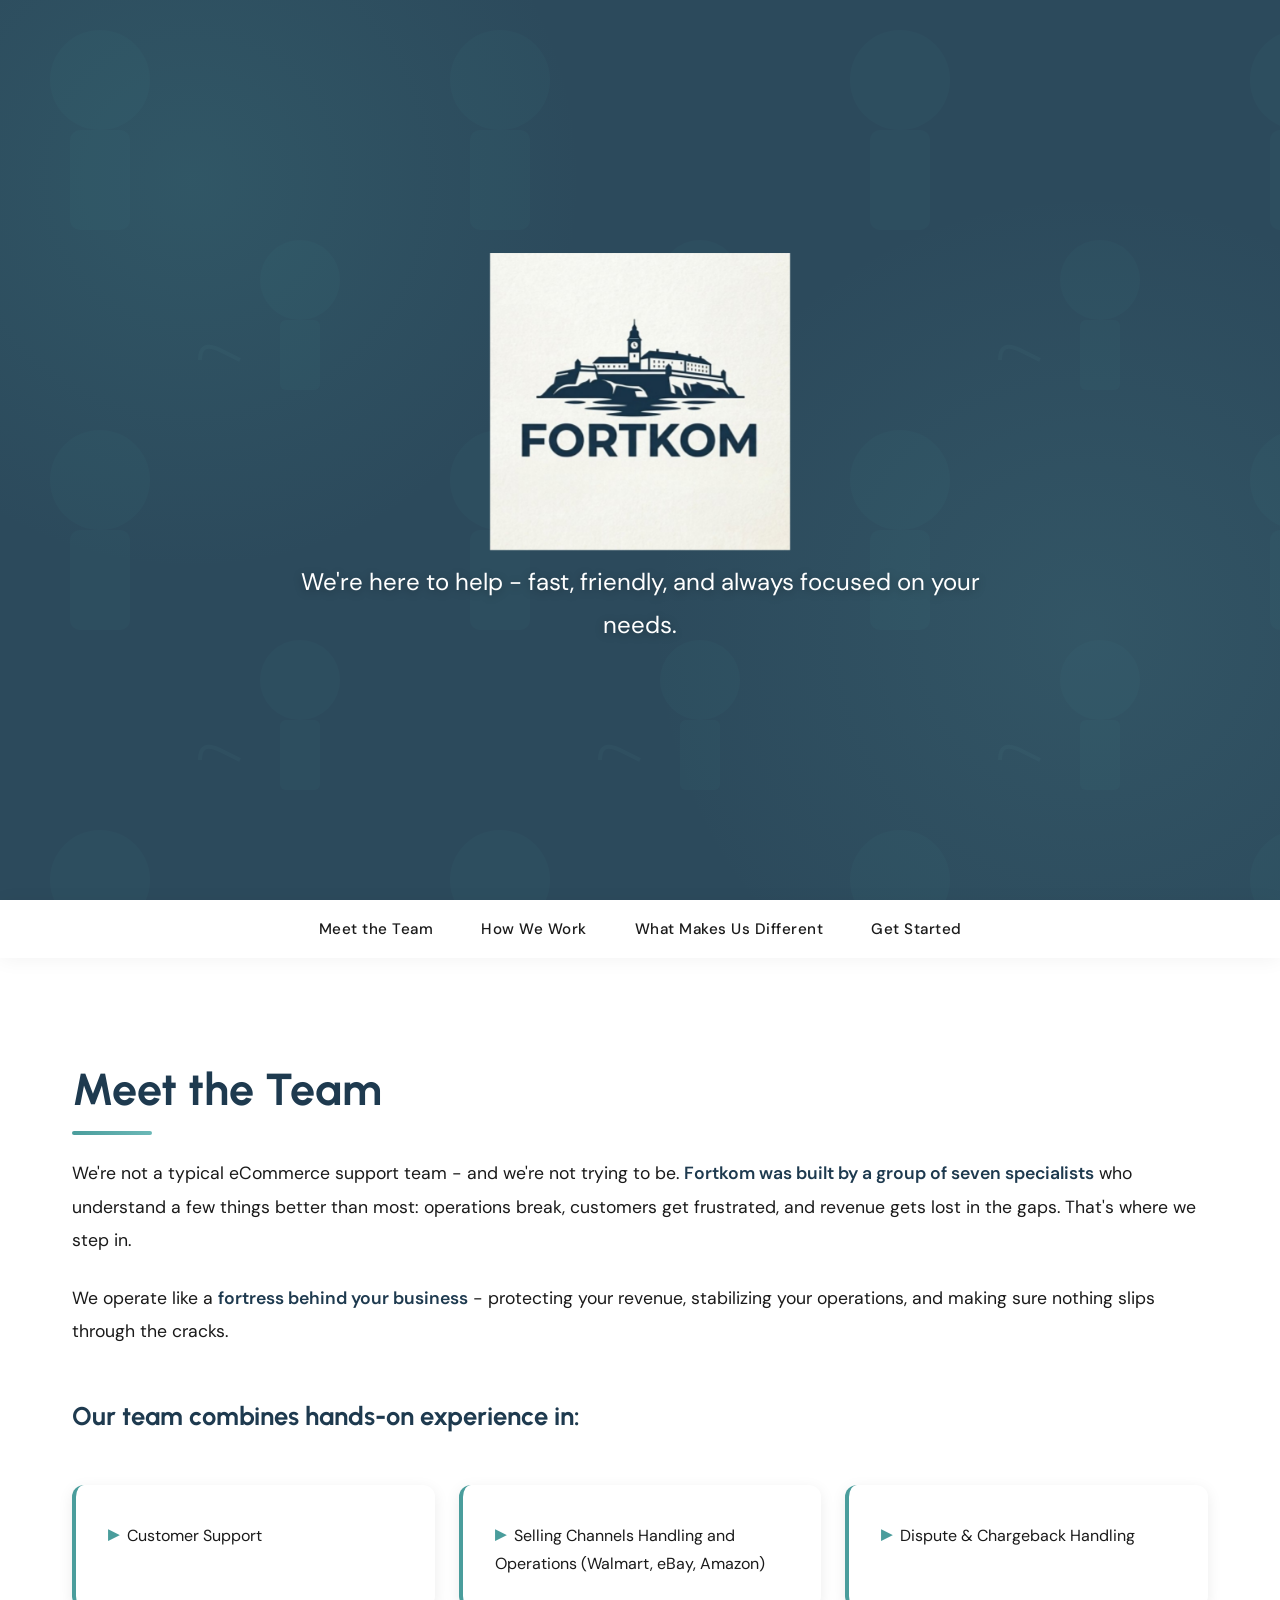
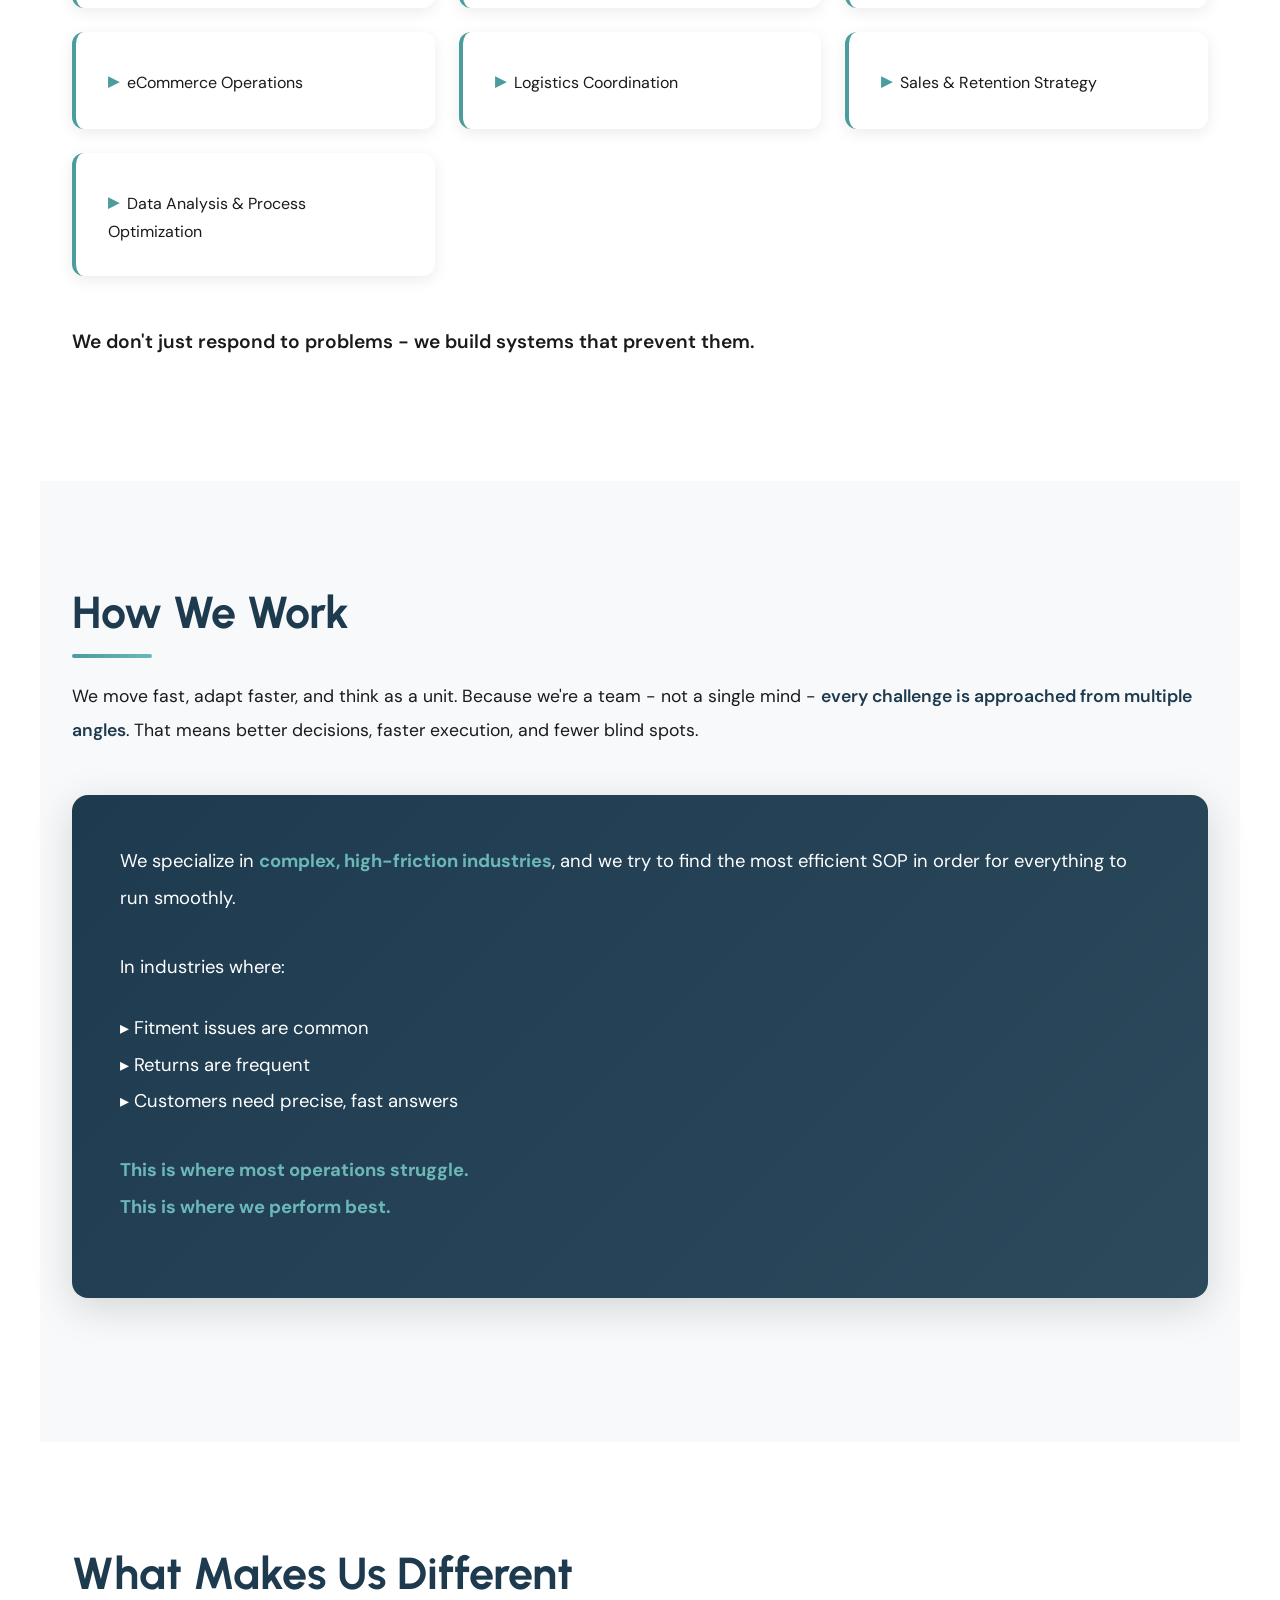
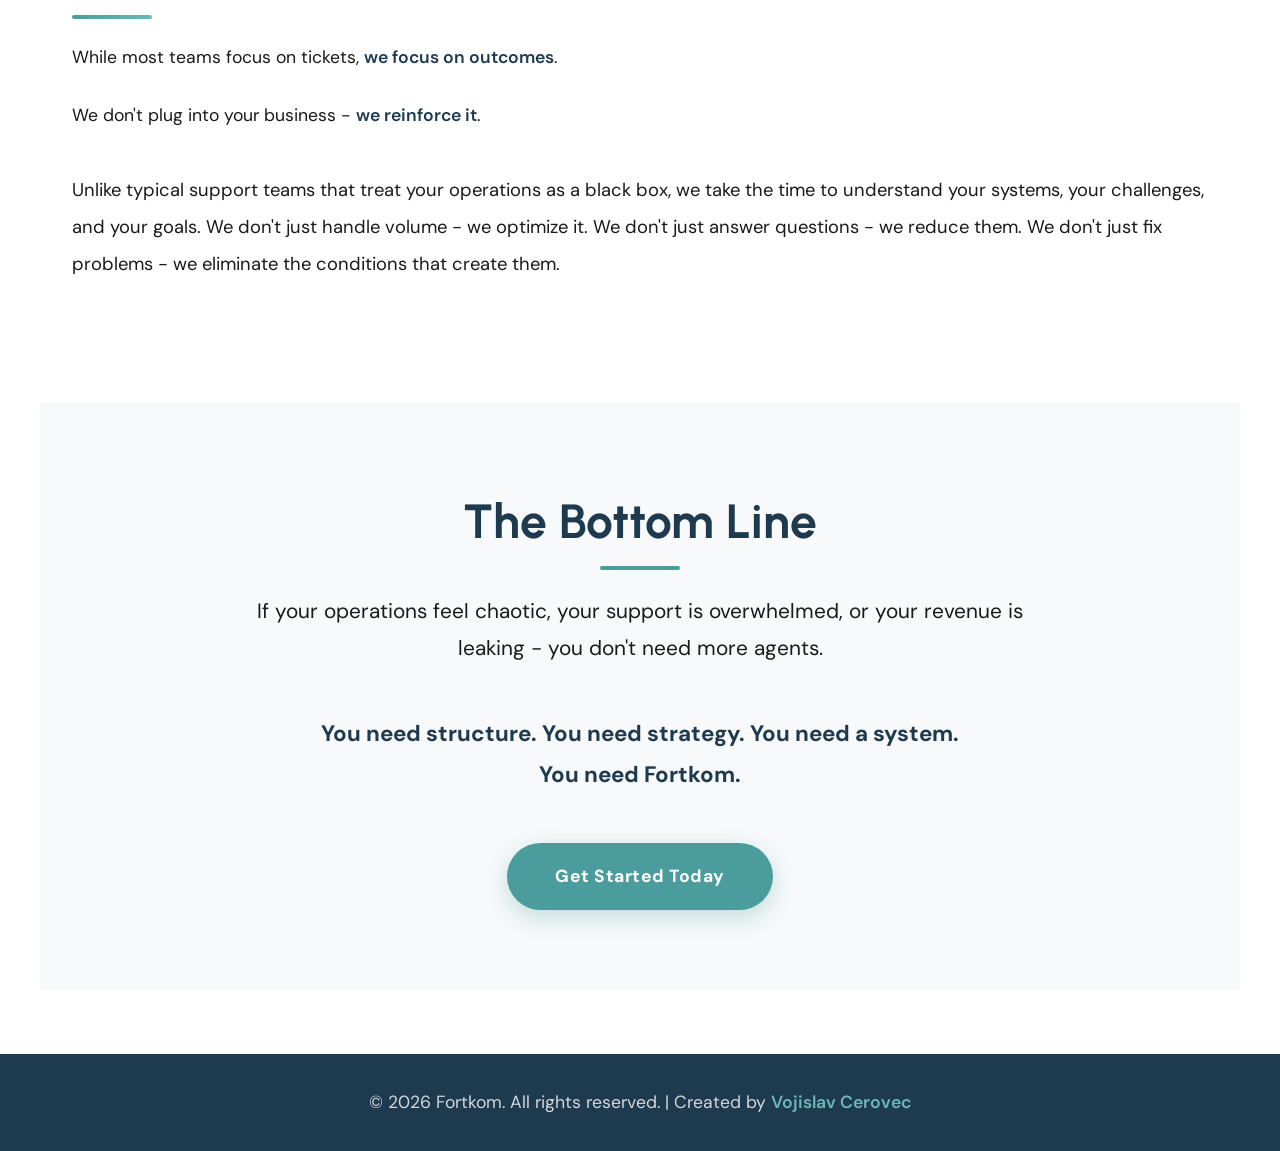
<file: index.html>
<!DOCTYPE html>
<html lang="en">

<head>
    <meta charset="UTF-8">
    <meta name="viewport" content="width=device-width, initial-scale=1.0">
 
    <!-- ── Primary SEO ── -->
    <title>Fortkom | eCommerce Customer Support Outsourcing</title>
    <meta name="description" content="Fortkom is a specialist eCommerce support team handling customer service, dispute resolution, chargebacks, and operations for Amazon, eBay, and Walmart sellers.">
    <meta name="keywords" content="ecommerce customer support outsourcing, amazon seller support, ebay support team, walmart seller support, chargeback handling, dispute resolution, ecommerce operations, customer service outsourcing">
    <meta name="robots" content="index, follow">
    <link rel="canonical" href="https://www.fortkom.com/">
 
    <!-- ── Open Graph (Facebook, LinkedIn previews) ── -->
    <meta property="og:type" content="website">
    <meta property="og:url" content="https://www.fortkom.com/">
    <meta property="og:title" content="Fortkom | eCommerce Customer Support That Actually Fixes Your Operations">
    <meta property="og:description" content="Specialist support for Amazon, eBay & Walmart sellers. We handle disputes, chargebacks, logistics coordination, and ops - so revenue stops leaking.">
    <meta property="og:image" content="https://www.fortkom.com/fortkom-og-image.png">
    <meta property="og:image:width" content="1200">
    <meta property="og:image:height" content="630">
    <meta property="og:site_name" content="Fortkom">
    <meta property="og:locale" content="en_US">
 
    <!-- ── Twitter Card ── -->
    <meta name="twitter:card" content="summary_large_image">
    <meta name="twitter:url" content="https://www.fortkom.com/">
    <meta name="twitter:title" content="Fortkom | eCommerce Customer Support Outsourcing">
    <meta name="twitter:description" content="Specialist support for Amazon, eBay & Walmart sellers. Disputes, chargebacks, logistics, ops.">
    <meta name="twitter:image" content="https://www.fortkom.com/fortkom-og-image.png">
 
    <!-- ── Favicon (add these files to your root) ── -->
    <link rel="icon" href="favicon.ico" sizes="any">
    <link rel="apple-touch-icon" href="apple-touch-icon.png">
    <link rel="manifest" href="site.webmanifest">
 
    <!-- ── Fonts ── -->
    <link rel="preconnect" href="https://fonts.googleapis.com">
    <link rel="preconnect" href="https://fonts.gstatic.com" crossorigin>
    <link href="https://fonts.googleapis.com/css2?family=DM+Sans:wght@400;500;700&family=Urbanist:wght@600;700;800&display=swap" rel="stylesheet">
 
    <!-- ── Styles ── -->
    <link rel="stylesheet" href="css/styles.css">

</head>

<body>
    <div class="hero">
        <div class="pattern-bg"></div>
        <div class="hero-content">
            <div class="logo">
                <img src="fortkom-logo.png" alt="Fortkom Logo">
            </div>
            <h1 class="tagline">We're here to help - fast, friendly, and always focused on your needs.</h1>
        </div>
    </div>

    <nav>
        <div class="hamburger" id="hamburger">
            <span></span>
            <span></span>
            <span></span>
        </div>
        <ul id="nav-menu">
            <li><a href="#team">Meet the Team</a></li>
            <li><a href="#how-we-work">How We Work</a></li>
            <li><a href="#difference">What Makes Us Different</a></li>
            <li><a href="#contact">Get Started</a></li>
        </ul>
    </nav>

    <section id="team" class="fade-in">
        <h2>Meet the Team</h2>
        <p>We're not a typical eCommerce support team - and we're not trying to be. <span class="emphasis">Fortkom was
                built by a group of seven specialists</span> who understand a few things better than most: operations
            break, customers get frustrated, and revenue gets lost in the gaps. That's where we step in.</p>

        <p>We operate like a <span class="emphasis">fortress behind your business</span> - protecting your revenue,
            stabilizing your operations, and making sure nothing slips through the cracks.</p>

        <h3>Our team combines hands-on experience in:</h3>
        <div class="expertise-grid">
            <div class="expertise-item">Customer Support</div>
            <div class="expertise-item">Selling Channels Handling and Operations (Walmart, eBay, Amazon)</div>
            <div class="expertise-item">Dispute & Chargeback Handling</div>
            <div class="expertise-item">eCommerce Operations</div>
            <div class="expertise-item">Logistics Coordination</div>
            <div class="expertise-item">Sales & Retention Strategy</div>
            <div class="expertise-item">Data Analysis & Process Optimization</div>
        </div>

        <p style="margin-top: 2rem; font-size: 1.2rem; font-weight: 600;">We don't just respond to problems - we build
            systems that prevent them.</p>
    </section>

    <section id="how-we-work" class="fade-in">
        <h2>How We Work</h2>
        <p>We move fast, adapt faster, and think as a unit. Because we're a team - not a single mind - <span
                class="emphasis">every challenge is approached from multiple angles</span>. That means better decisions,
            faster execution, and fewer blind spots.</p>

        <div class="key-points">
            <p>We specialize in <span class="emphasis">complex, high-friction industries</span>, and we try to find the
                most efficient SOP in order for everything to run smoothly.</p>

            <p style="margin-top: 2rem;">In industries where:</p>
            <p>▸ Fitment issues are common<br>
                ▸ Returns are frequent<br>
                ▸ Customers need precise, fast answers</p>

            <p style="margin-top: 2rem;"><span class="emphasis">This is where most operations struggle.<br>This is where
                    we perform best.</span></p>
        </div>
    </section>

    <section id="difference" class="fade-in">
        <h2>What Makes Us Different</h2>
        <p>While most teams focus on tickets, <span class="emphasis">we focus on outcomes</span>.</p>

        <p>We don't plug into your business - <span class="emphasis">we reinforce it</span>.</p>

        <p style="margin-top: 2.5rem; font-size: 1.15rem; line-height: 2;">Unlike typical support teams that treat your
            operations as a black box, we take the time to understand your systems, your challenges, and your goals. We
            don't just handle volume - we optimize it. We don't just answer questions - we reduce them. We don't just
            fix problems - we eliminate the conditions that create them.</p>
    </section>

    <section id="contact" class="cta-section">
        <h2>The Bottom Line</h2>
        <p>If your operations feel chaotic, your support is overwhelmed, or your revenue is leaking - you don't need
            more agents.</p>
        <p style="font-size: 1.4rem; font-weight: 700; color: var(--primary-dark);">You need structure. You need
            strategy. You need a system.<br>You need Fortkom.</p>
        <a href="get-started.html" class="cta-button">Get Started Today</a>
    </section>

    <footer>
        <p>© 2026 Fortkom. All rights reserved. | Created by <a href="#">Vojislav Cerovec</a></p>
    </footer>

    <script src="js/script.js"></script>
</body>

</html>
</file>
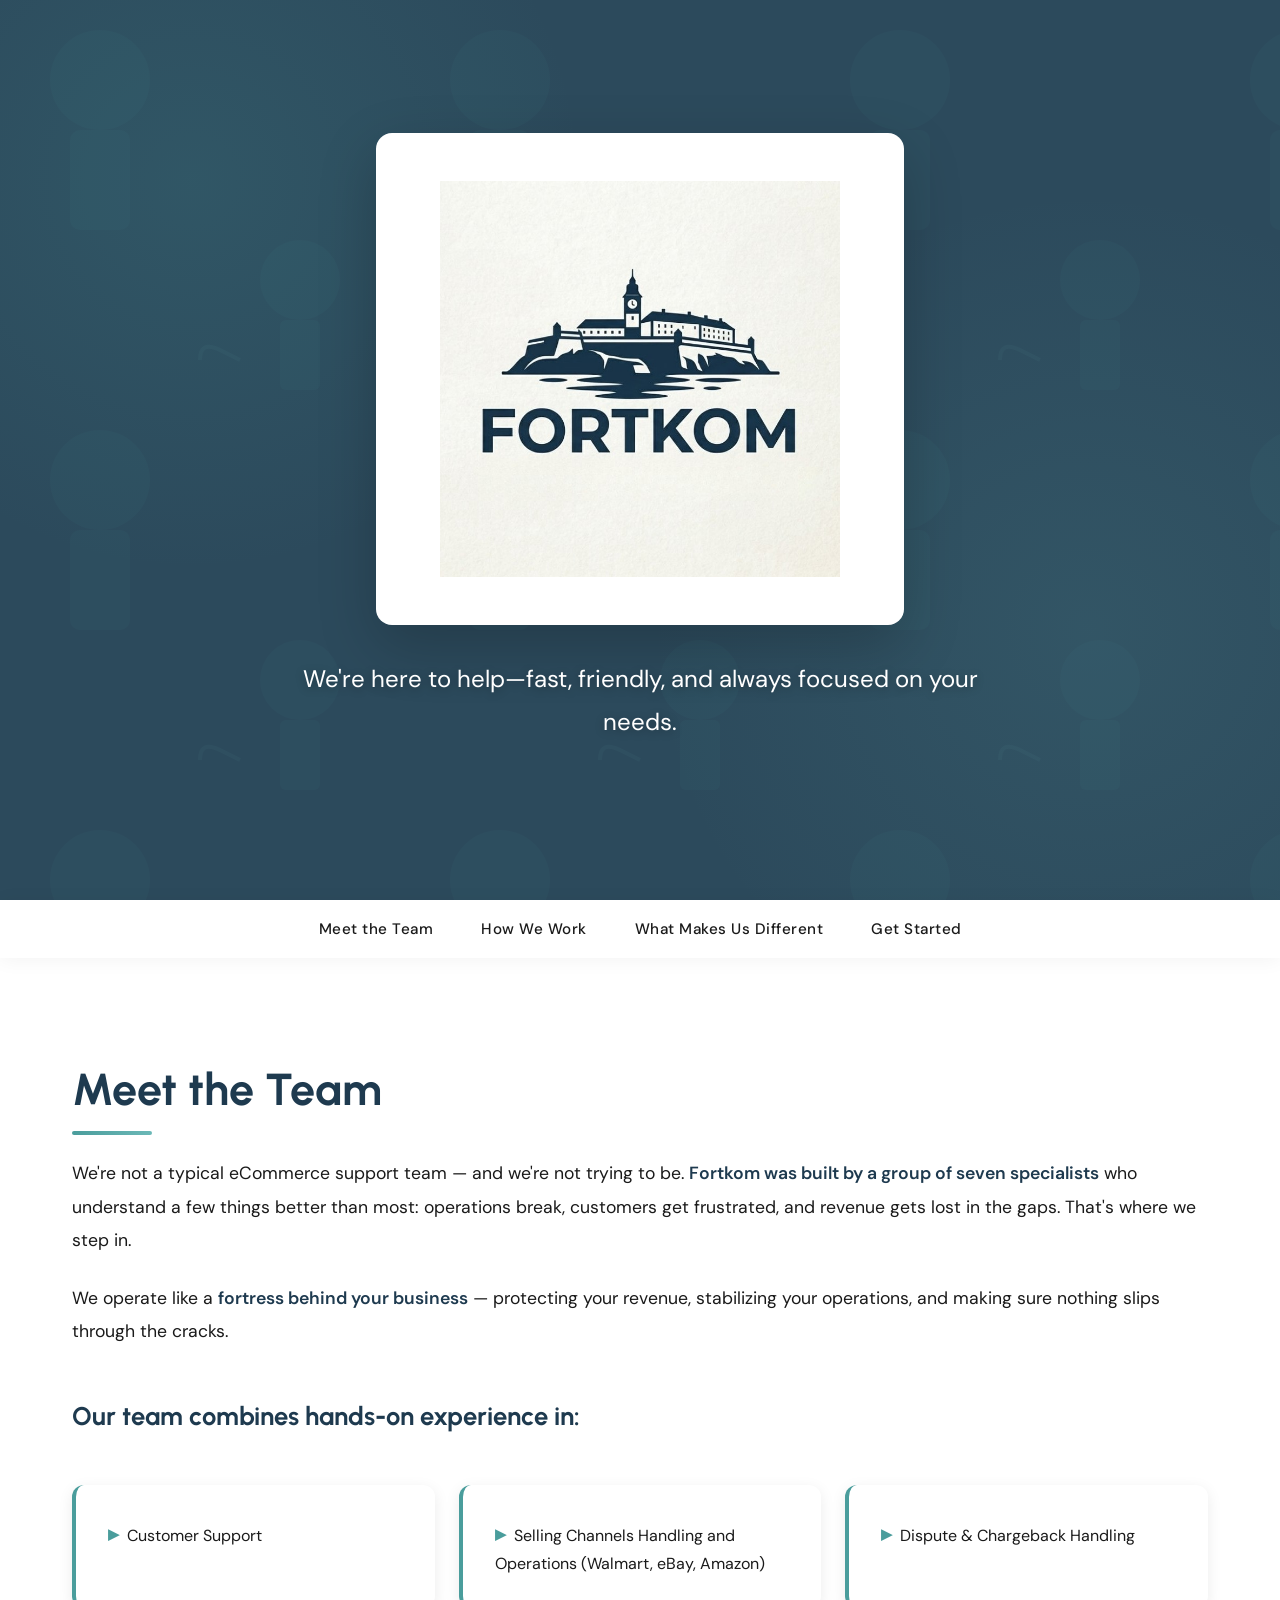
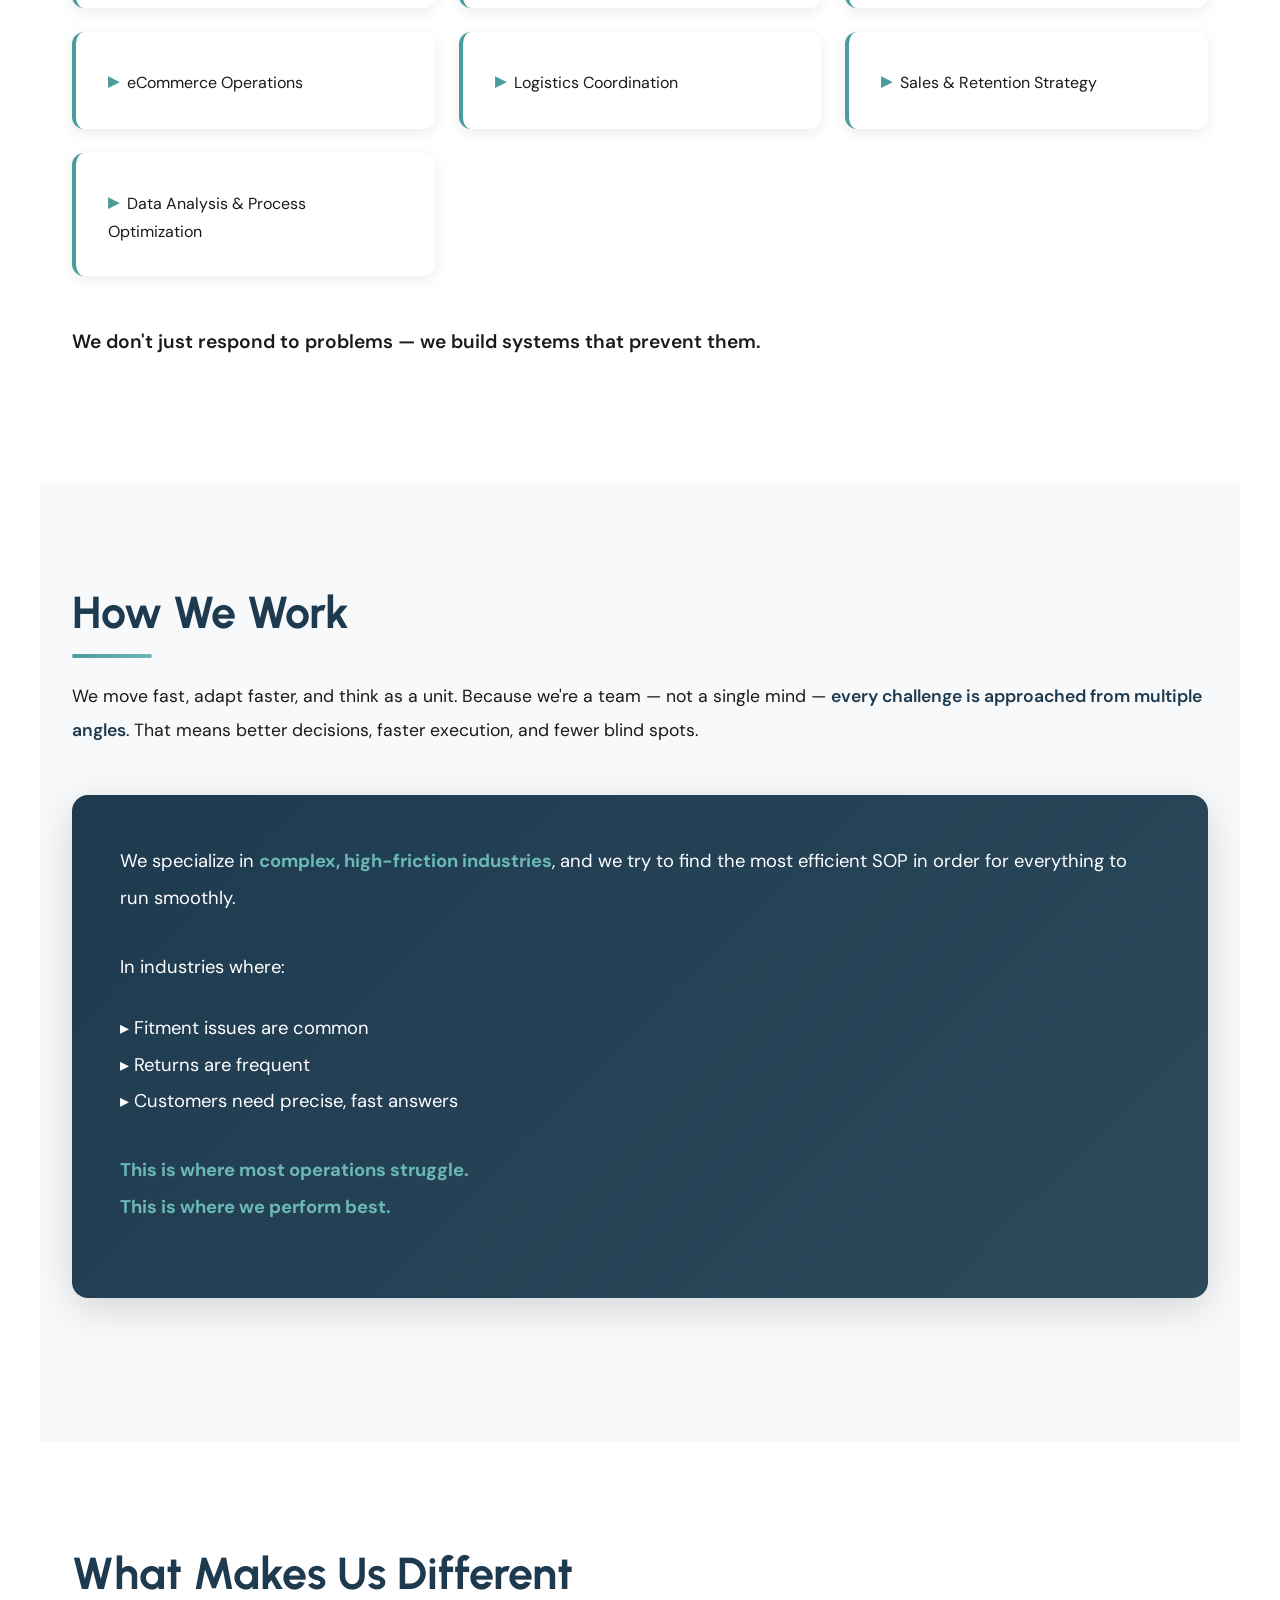
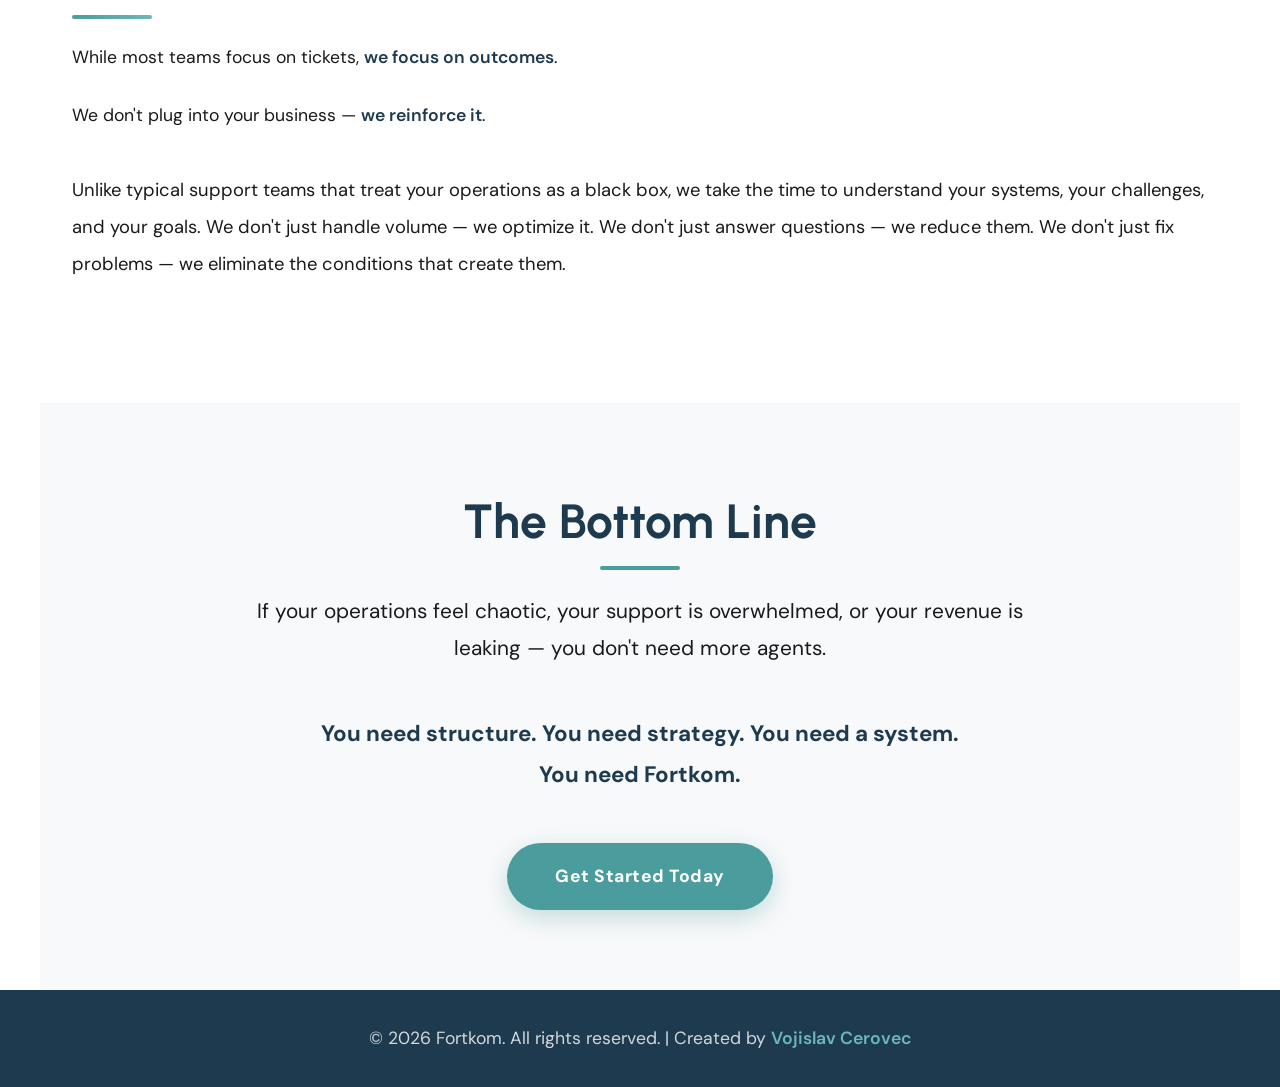
<file: fortkom-website.html>
<!DOCTYPE html>
<html lang="en">
<head>
    <meta charset="UTF-8">
    <meta name="viewport" content="width=device-width, initial-scale=1.0">
    <title>Fortkom - Customer Support Outsourcing</title>
    <link rel="preconnect" href="https://fonts.googleapis.com">
    <link rel="preconnect" href="https://fonts.gstatic.com" crossorigin>
    <link href="https://fonts.googleapis.com/css2?family=DM+Sans:wght@400;500;700&family=Urbanist:wght@600;700;800&display=swap" rel="stylesheet">
    <style>
        * {
            margin: 0;
            padding: 0;
            box-sizing: border-box;
        }

        :root {
            --primary-dark: #1e3a4f;
            --primary-medium: #2C4A5C;
            --accent-teal: #4a9d9c;
            --accent-light: #6bb8b7;
            --bg-light: #f8f9fa;
            --text-dark: #1a1a1a;
            --text-light: #ffffff;
            --text-muted: #6c757d;
        }

        body {
            font-family: 'DM Sans', sans-serif;
            color: var(--text-dark);
            line-height: 1.6;
            overflow-x: hidden;
        }

        /* Hero Section with Pattern Background */
        .hero {
            background: var(--primary-medium);
            min-height: 100vh;
            display: flex;
            flex-direction: column;
            position: relative;
            overflow: hidden;
        }

        .hero::before {
            content: '';
            position: absolute;
            top: 0;
            left: 0;
            right: 0;
            bottom: 0;
            background-image: 
                radial-gradient(circle at 15% 20%, rgba(74, 157, 156, 0.15) 0%, transparent 30%),
                radial-gradient(circle at 85% 70%, rgba(107, 184, 183, 0.1) 0%, transparent 35%);
            pointer-events: none;
        }

        /* Illustrated People Pattern */
        .pattern-bg {
            position: absolute;
            top: 0;
            left: 0;
            right: 0;
            bottom: 0;
            opacity: 0.08;
            background-image: 
                url("data:image/svg+xml,%3Csvg width='200' height='200' xmlns='http://www.w3.org/2000/svg'%3E%3Cg fill='%234a9d9c' opacity='0.6'%3E%3Ccircle cx='50' cy='40' r='25'/%3E%3Crect x='35' y='65' width='30' height='50' rx='5'/%3E%3Ccircle cx='150' cy='140' r='20'/%3E%3Crect x='140' y='160' width='20' height='35' rx='3'/%3E%3Cpath d='M 100 180 Q 100 170 110 175 T 120 180' fill='none' stroke='%236bb8b7' stroke-width='2'/%3E%3C/g%3E%3C/svg%3E");
            background-size: 400px 400px;
            animation: patternMove 60s linear infinite;
        }

        @keyframes patternMove {
            0% { background-position: 0 0; }
            100% { background-position: 400px 400px; }
        }

        /* Navigation */
        nav {
            background: rgba(255, 255, 255, 0.98);
            padding: 1rem 2rem;
            position: sticky;
            top: 0;
            z-index: 100;
            backdrop-filter: blur(10px);
            box-shadow: 0 2px 20px rgba(0, 0, 0, 0.05);
            animation: navSlideDown 0.6s ease-out;
        }

        @keyframes navSlideDown {
            from {
                transform: translateY(-100%);
                opacity: 0;
            }
            to {
                transform: translateY(0);
                opacity: 1;
            }
        }

        nav ul {
            list-style: none;
            display: flex;
            justify-content: center;
            gap: 3rem;
            flex-wrap: wrap;
        }

        nav a {
            text-decoration: none;
            color: var(--text-dark);
            font-weight: 500;
            font-size: 0.95rem;
            letter-spacing: 0.5px;
            position: relative;
            padding: 0.5rem 0;
            transition: color 0.3s ease;
        }

        nav a::after {
            content: '';
            position: absolute;
            bottom: 0;
            left: 0;
            width: 0;
            height: 2px;
            background: var(--accent-teal);
            transition: width 0.3s ease;
        }

        nav a:hover {
            color: var(--accent-teal);
        }

        nav a:hover::after {
            width: 100%;
        }

        /* Hero Content */
        .hero-content {
            flex: 1;
            display: flex;
            flex-direction: column;
            align-items: center;
            justify-content: center;
            padding: 4rem 2rem;
            position: relative;
            z-index: 2;
        }

        .logo-container {
            background: white;
            padding: 3rem 4rem;
            border-radius: 16px;
            box-shadow: 0 20px 60px rgba(0, 0, 0, 0.2);
            margin-bottom: 2rem;
            animation: logoFloat 0.8s ease-out;
        }

        @keyframes logoFloat {
            from {
                transform: translateY(-30px);
                opacity: 0;
            }
            to {
                transform: translateY(0);
                opacity: 1;
            }
        }

        .logo {
            text-align: center;
        }

        .logo img {
            max-width: 400px;
            width: 100%;
            height: auto;
            display: block;
            margin: 0 auto;
        }

        .tagline {
            color: var(--text-light);
            font-size: 1.5rem;
            text-align: center;
            max-width: 700px;
            font-weight: 400;
            line-height: 1.8;
            animation: fadeInUp 0.8s ease-out 0.3s both;
            text-shadow: 0 2px 10px rgba(0, 0, 0, 0.3);
        }

        @keyframes fadeInUp {
            from {
                transform: translateY(20px);
                opacity: 0;
            }
            to {
                transform: translateY(0);
                opacity: 1;
            }
        }

        /* Section Styling */
        section {
            padding: 6rem 2rem;
            max-width: 1200px;
            margin: 0 auto;
        }

        section:nth-child(even) {
            background: var(--bg-light);
        }

        h2 {
            font-family: 'Urbanist', sans-serif;
            font-size: 2.8rem;
            font-weight: 700;
            color: var(--primary-dark);
            margin-bottom: 2rem;
            position: relative;
            display: inline-block;
        }

        h2::after {
            content: '';
            position: absolute;
            bottom: -10px;
            left: 0;
            width: 80px;
            height: 4px;
            background: linear-gradient(90deg, var(--accent-teal), var(--accent-light));
            border-radius: 2px;
        }

        h3 {
            font-family: 'Urbanist', sans-serif;
            font-size: 1.6rem;
            font-weight: 700;
            color: var(--primary-dark);
            margin-bottom: 1.5rem;
            margin-top: 3rem;
        }

        p {
            font-size: 1.1rem;
            line-height: 1.9;
            color: var(--text-dark);
            margin-bottom: 1.5rem;
        }

        .emphasis {
            font-weight: 600;
            color: var(--primary-dark);
        }

        /* Expertise Grid */
        .expertise-grid {
            display: grid;
            grid-template-columns: repeat(auto-fit, minmax(280px, 1fr));
            gap: 1.5rem;
            margin: 3rem 0;
        }

        .expertise-item {
            background: white;
            padding: 2rem;
            border-radius: 12px;
            border-left: 4px solid var(--accent-teal);
            box-shadow: 0 4px 15px rgba(0, 0, 0, 0.08);
            transition: transform 0.3s ease, box-shadow 0.3s ease;
        }

        .expertise-item:hover {
            transform: translateY(-5px);
            box-shadow: 0 8px 25px rgba(0, 0, 0, 0.12);
        }

        .expertise-item::before {
            content: '▸';
            color: var(--accent-teal);
            font-weight: bold;
            margin-right: 0.5rem;
            font-size: 1.3rem;
        }

        /* Key Points */
        .key-points {
            background: linear-gradient(135deg, var(--primary-dark) 0%, var(--primary-medium) 100%);
            padding: 3rem;
            border-radius: 16px;
            color: white;
            margin: 3rem 0;
            box-shadow: 0 10px 40px rgba(0, 0, 0, 0.15);
        }

        .key-points p {
            color: white;
            font-size: 1.15rem;
            line-height: 2;
        }

        .key-points .emphasis {
            color: var(--accent-light);
            font-weight: 700;
        }

        /* Bottom Line / CTA */
        .cta-section {
            background: var(--bg-light);
            color: var(--text-dark);
            text-align: center;
            padding: 5rem 2rem;
        }

        .cta-section h2 {
            color: var(--primary-dark);
            font-size: 3rem;
            margin-bottom: 2rem;
        }

        .cta-section h2::after {
            background: var(--accent-teal);
            left: 50%;
            transform: translateX(-50%);
        }

        .cta-section p {
            color: var(--text-dark);
            font-size: 1.3rem;
            max-width: 800px;
            margin: 0 auto 3rem;
            line-height: 1.8;
        }

        .cta-button {
            display: inline-block;
            padding: 1.2rem 3rem;
            background: var(--accent-teal);
            color: white;
            text-decoration: none;
            font-weight: 700;
            font-size: 1.1rem;
            border-radius: 50px;
            transition: all 0.3s ease;
            box-shadow: 0 8px 25px rgba(74, 157, 156, 0.3);
            letter-spacing: 0.5px;
        }

        .cta-button:hover {
            background: var(--accent-light);
            transform: translateY(-3px);
            box-shadow: 0 12px 35px rgba(74, 157, 156, 0.4);
        }

        /* Scroll Animation */
        .fade-in {
            opacity: 0;
            transform: translateY(30px);
            animation: fadeInScroll 0.8s ease-out forwards;
        }

        @keyframes fadeInScroll {
            to {
                opacity: 1;
                transform: translateY(0);
            }
        }

        /* Footer */
        footer {
            background: var(--primary-dark);
            color: rgba(255, 255, 255, 0.8);
            text-align: center;
            padding: 2rem;
            font-size: 0.95rem;
        }

        footer p {
            margin: 0;
            color: rgba(255, 255, 255, 0.8);
        }

        footer a {
            color: var(--accent-light);
            text-decoration: none;
            font-weight: 600;
            transition: color 0.3s ease;
        }

        footer a:hover {
            color: white;
        }

        /* Responsive */
        @media (max-width: 768px) {
            .logo img {
                max-width: 280px;
            }

            .tagline {
                font-size: 1.2rem;
            }

            h2 {
                font-size: 2.2rem;
            }

            nav ul {
                gap: 1.5rem;
            }

            section {
                padding: 4rem 1.5rem;
            }

            .expertise-grid {
                grid-template-columns: 1fr;
            }
        }
    </style>
</head>
<body>
    <div class="hero">
        <div class="pattern-bg"></div>
        <div class="hero-content">
            <div class="logo-container">
                <div class="logo">
                    <img src="fortkom-logo.png" alt="Fortkom Logo">
                </div>
            </div>
            <p class="tagline">We're here to help—fast, friendly, and always focused on your needs.</p>
        </div>
    </div>

    <nav>
        <ul>
            <li><a href="#team">Meet the Team</a></li>
            <li><a href="#how-we-work">How We Work</a></li>
            <li><a href="#difference">What Makes Us Different</a></li>
            <li><a href="#contact">Get Started</a></li>
        </ul>
    </nav>

    <section id="team" class="fade-in">
        <h2>Meet the Team</h2>
        <p>We're not a typical eCommerce support team — and we're not trying to be. <span class="emphasis">Fortkom was built by a group of seven specialists</span> who understand a few things better than most: operations break, customers get frustrated, and revenue gets lost in the gaps. That's where we step in.</p>
        
        <p>We operate like a <span class="emphasis">fortress behind your business</span> — protecting your revenue, stabilizing your operations, and making sure nothing slips through the cracks.</p>

        <h3>Our team combines hands-on experience in:</h3>
        <div class="expertise-grid">
            <div class="expertise-item">Customer Support</div>
            <div class="expertise-item">Selling Channels Handling and Operations (Walmart, eBay, Amazon)</div>
            <div class="expertise-item">Dispute & Chargeback Handling</div>
            <div class="expertise-item">eCommerce Operations</div>
            <div class="expertise-item">Logistics Coordination</div>
            <div class="expertise-item">Sales & Retention Strategy</div>
            <div class="expertise-item">Data Analysis & Process Optimization</div>
        </div>

        <p style="margin-top: 2rem; font-size: 1.2rem; font-weight: 600;">We don't just respond to problems — we build systems that prevent them.</p>
    </section>

    <section id="how-we-work" class="fade-in">
        <h2>How We Work</h2>
        <p>We move fast, adapt faster, and think as a unit. Because we're a team — not a single mind — <span class="emphasis">every challenge is approached from multiple angles</span>. That means better decisions, faster execution, and fewer blind spots.</p>

        <div class="key-points">
            <p>We specialize in <span class="emphasis">complex, high-friction industries</span>, and we try to find the most efficient SOP in order for everything to run smoothly.</p>
            
            <p style="margin-top: 2rem;">In industries where:</p>
            <p>▸ Fitment issues are common<br>
               ▸ Returns are frequent<br>
               ▸ Customers need precise, fast answers</p>
            
            <p style="margin-top: 2rem;"><span class="emphasis">This is where most operations struggle.<br>This is where we perform best.</span></p>
        </div>
    </section>

    <section id="difference" class="fade-in">
        <h2>What Makes Us Different</h2>
        <p>While most teams focus on tickets, <span class="emphasis">we focus on outcomes</span>.</p>
        
        <p>We don't plug into your business — <span class="emphasis">we reinforce it</span>.</p>

        <p style="margin-top: 2.5rem; font-size: 1.15rem; line-height: 2;">Unlike typical support teams that treat your operations as a black box, we take the time to understand your systems, your challenges, and your goals. We don't just handle volume — we optimize it. We don't just answer questions — we reduce them. We don't just fix problems — we eliminate the conditions that create them.</p>
    </section>

    <section id="contact" class="cta-section">
        <h2>The Bottom Line</h2>
        <p>If your operations feel chaotic, your support is overwhelmed, or your revenue is leaking — you don't need more agents.</p>
        <p style="font-size: 1.4rem; font-weight: 700; color: var(--primary-dark);">You need structure. You need strategy. You need a system.<br>You need Fortkom.</p>
        <a href="#" class="cta-button">Get Started Today</a>
    </section>

    <footer>
        <p>© 2026 Fortkom. All rights reserved. | Created by <a href="#">Vojislav Cerovec</a></p>
    </footer>

    <script>
        // Scroll Animation Observer
        const observerOptions = {
            threshold: 0.1,
            rootMargin: '0px 0px -100px 0px'
        };

        const observer = new IntersectionObserver((entries) => {
            entries.forEach(entry => {
                if (entry.isIntersecting) {
                    entry.target.style.animationPlayState = 'running';
                }
            });
        }, observerOptions);

        document.querySelectorAll('.fade-in').forEach(el => {
            el.style.animationPlayState = 'paused';
            observer.observe(el);
        });

        // Smooth Scrolling
        document.querySelectorAll('a[href^="#"]').forEach(anchor => {
            anchor.addEventListener('click', function (e) {
                e.preventDefault();
                const target = document.querySelector(this.getAttribute('href'));
                if (target) {
                    target.scrollIntoView({
                        behavior: 'smooth',
                        block: 'start'
                    });
                }
            });
        });
    </script>
</body>
</html>
</file>
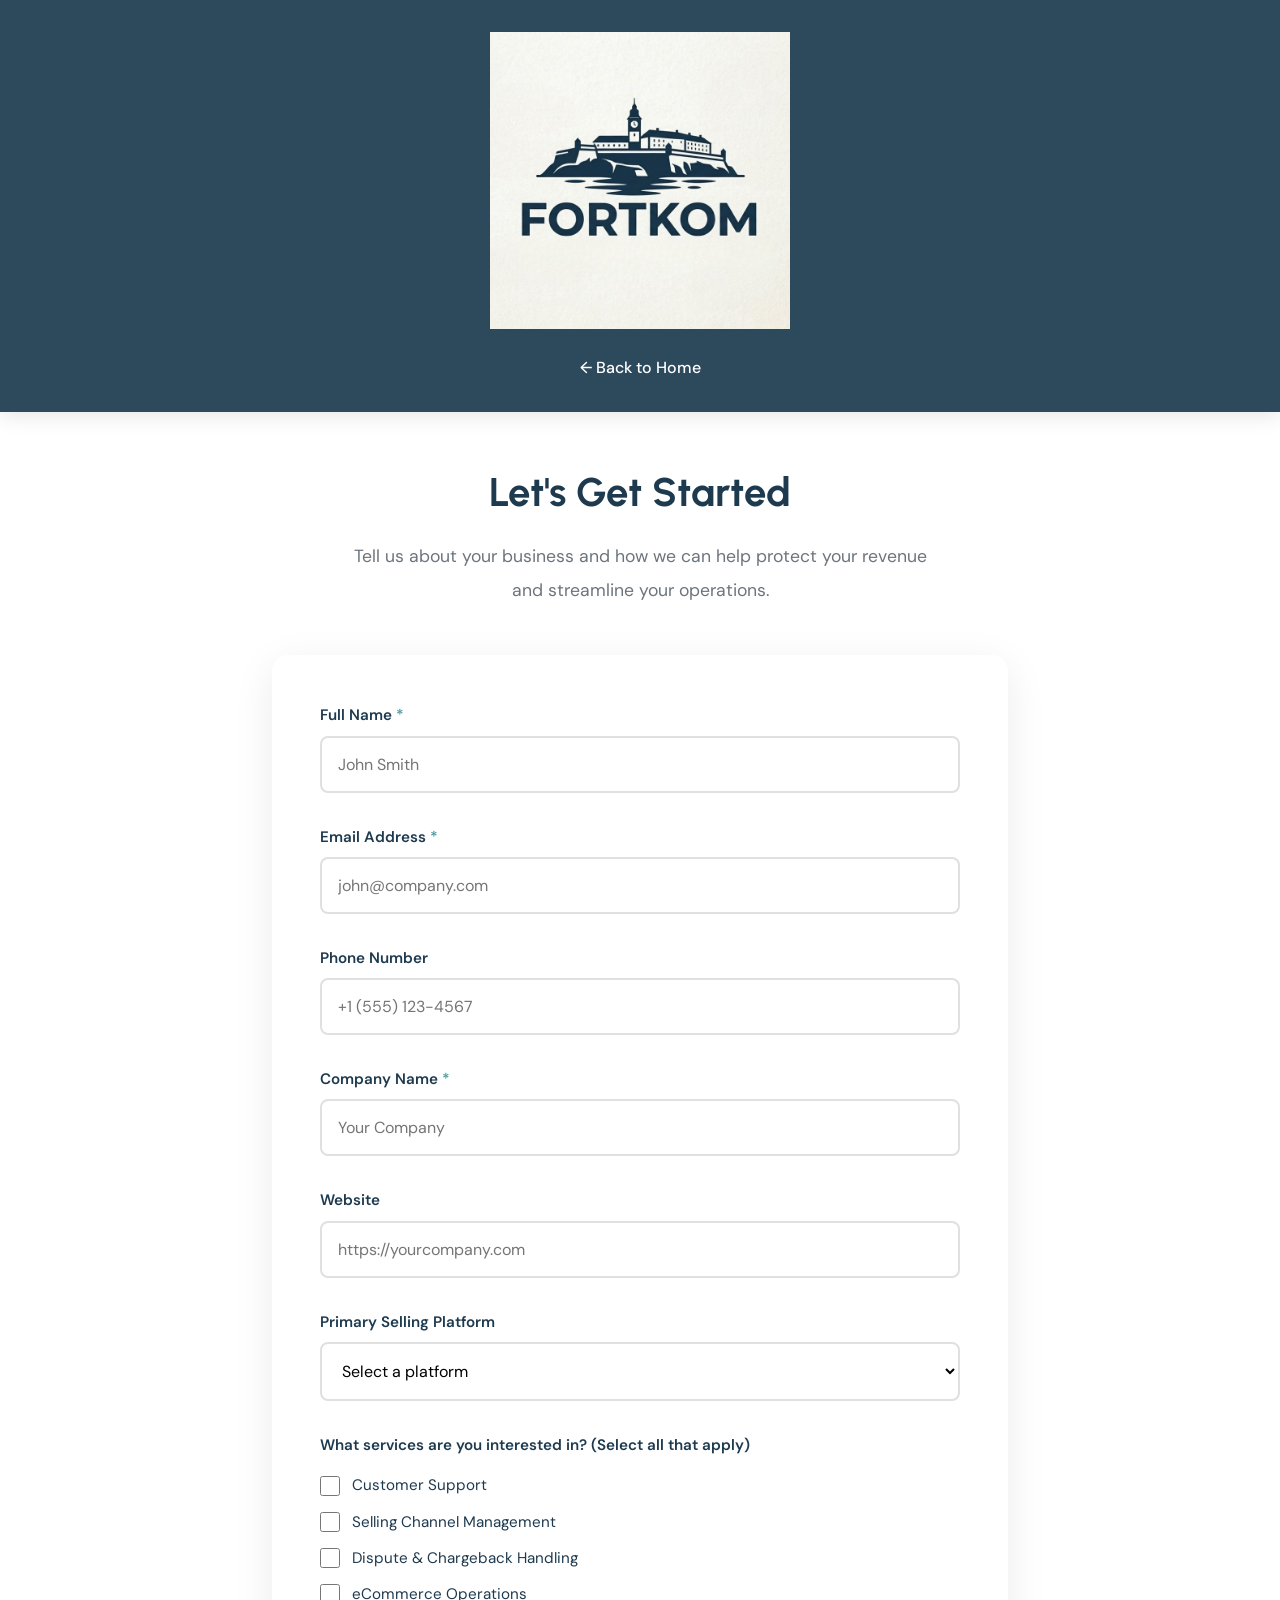
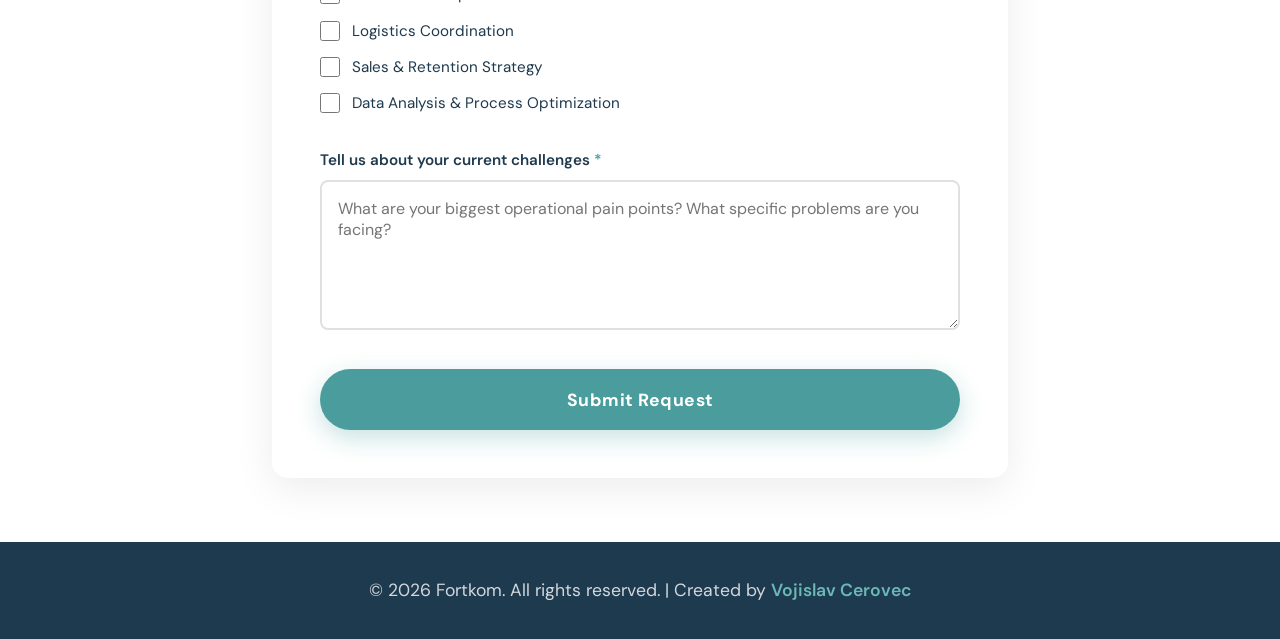
<file: get-started.html>
<!DOCTYPE html>
<html lang="en">
<head>
    <meta charset="UTF-8">
    <meta name="viewport" content="width=device-width, initial-scale=1.0">
    <title>Get Started - Fortkom</title>
    <link rel="preconnect" href="https://fonts.googleapis.com">
    <link rel="preconnect" href="https://fonts.gstatic.com" crossorigin>
    <link href="https://fonts.googleapis.com/css2?family=DM+Sans:wght@400;500;700&family=Urbanist:wght@600;700;800&display=swap" rel="stylesheet">
    <link rel="stylesheet" href="css/styles.css">
</head>
<body>
    <header>
        <div class="logo">
            <img src="fortkom-logo.png" alt="Fortkom Logo">
        </div>
        <a href="index.html" class="back-link">← Back to Home</a>
    </header>

    <div class="container">
        <div class="form-header">
            <h1>Let's Get Started</h1>
            <p>Tell us about your business and how we can help protect your revenue and streamline your operations.</p>
        </div>

        <form class="contact-form" id="contactForm">
            <div class="form-group">
                <label for="name" class="required">Full Name</label>
                <input type="text" id="name" name="name" required placeholder="John Smith">
            </div>

            <div class="form-group">
                <label for="email" class="required">Email Address</label>
                <input type="email" id="email" name="email" required placeholder="john@company.com">
            </div>

            <div class="form-group">
                <label for="phone">Phone Number</label>
                <input type="tel" id="phone" name="phone" placeholder="+1 (555) 123-4567">
            </div>

            <div class="form-group">
                <label for="company" class="required">Company Name</label>
                <input type="text" id="company" name="company" required placeholder="Your Company">
            </div>

            <div class="form-group">
                <label for="website">Website</label>
                <input type="url" id="website" name="website" placeholder="https://yourcompany.com">
            </div>

            <div class="form-group">
                <label for="platform">Primary Selling Platform</label>
                <select id="platform" name="platform">
                    <option value="">Select a platform</option>
                    <option value="amazon">Amazon</option>
                    <option value="walmart">Walmart</option>
                    <option value="ebay">eBay</option>
                    <option value="shopify">Shopify</option>
                    <option value="multiple">Multiple Platforms</option>
                    <option value="other">Other</option>
                </select>
            </div>

            <div class="checkbox-group">
                <label>What services are you interested in? (Select all that apply)</label>
                <div class="checkbox-item">
                    <input type="checkbox" id="service1" name="services" value="customer-support">
                    <label for="service1">Customer Support</label>
                </div>
                <div class="checkbox-item">
                    <input type="checkbox" id="service2" name="services" value="channel-management">
                    <label for="service2">Selling Channel Management</label>
                </div>
                <div class="checkbox-item">
                    <input type="checkbox" id="service3" name="services" value="dispute-handling">
                    <label for="service3">Dispute & Chargeback Handling</label>
                </div>
                <div class="checkbox-item">
                    <input type="checkbox" id="service4" name="services" value="operations">
                    <label for="service4">eCommerce Operations</label>
                </div>
                <div class="checkbox-item">
                    <input type="checkbox" id="service5" name="services" value="logistics">
                    <label for="service5">Logistics Coordination</label>
                </div>
                <div class="checkbox-item">
                    <input type="checkbox" id="service6" name="services" value="sales-retention">
                    <label for="service6">Sales & Retention Strategy</label>
                </div>
                <div class="checkbox-item">
                    <input type="checkbox" id="service7" name="services" value="data-analysis">
                    <label for="service7">Data Analysis & Process Optimization</label>
                </div>
            </div>

            <div class="form-group">
                <label for="message" class="required">Tell us about your current challenges</label>
                <textarea id="message" name="message" required placeholder="What are your biggest operational pain points? What specific problems are you facing?"></textarea>
            </div>

            <button type="submit" class="submit-btn">Submit Request</button>
        </form>

        <div class="success-message" id="successMessage">
            <h3>✓ Thank You!</h3>
            <p>We've received your request and will get back to you within 24 hours.</p>
        </div>
    </div>

    <footer>
        <p>© 2026 Fortkom. All rights reserved. | Created by <a href="#">Vojislav Cerovec</a></p>
    </footer>

    <script src="js/script.js"></script>
</body>
</html>
</file>
<file: css/styles.css>
* {
    margin: 0;
    padding: 0;
    box-sizing: border-box;
}

:root {
    --primary-dark: #1e3a4f;
    --primary-medium: #2C4A5C;
    --accent-teal: #4a9d9c;
    --accent-light: #6bb8b7;
    --bg-light: #f8f9fa;
    --text-dark: #1a1a1a;
    --text-light: #ffffff;
    --text-muted: #6c757d;
}

body {
    font-family: 'DM Sans', sans-serif;
    color: var(--text-dark);
    line-height: 1.6;
    overflow-x: hidden;
}

/* Hero Section with Pattern Background */
.hero {
    background: var(--primary-medium);
    min-height: 100vh;
    display: flex;
    flex-direction: column;
    position: relative;
    overflow: hidden;
}

.hero::before {
    content: '';
    position: absolute;
    top: 0;
    left: 0;
    right: 0;
    bottom: 0;
    background-image:
        radial-gradient(circle at 15% 20%, rgba(74, 157, 156, 0.15) 0%, transparent 30%),
        radial-gradient(circle at 85% 70%, rgba(107, 184, 183, 0.1) 0%, transparent 35%);
    pointer-events: none;
}

/* Illustrated People Pattern */
.pattern-bg {
    position: absolute;
    top: 0;
    left: 0;
    right: 0;
    bottom: 0;
    opacity: 0.08;
    background-image:
        url("data:image/svg+xml,%3Csvg width='200' height='200' xmlns='http://www.w3.org/2000/svg'%3E%3Cg fill='%234a9d9c' opacity='0.6'%3E%3Ccircle cx='50' cy='40' r='25'/%3E%3Crect x='35' y='65' width='30' height='50' rx='5'/%3E%3Ccircle cx='150' cy='140' r='20'/%3E%3Crect x='140' y='160' width='20' height='35' rx='3'/%3E%3Cpath d='M 100 180 Q 100 170 110 175 T 120 180' fill='none' stroke='%236bb8b7' stroke-width='2'/%3E%3C/g%3E%3C/svg%3E");
    background-size: 400px 400px;
    animation: patternMove 60s linear infinite;
}

@keyframes patternMove {
    0% {
        background-position: 0 0;
    }

    100% {
        background-position: 400px 400px;
    }
}

/* Navigation */
nav {
    background: rgba(255, 255, 255, 0.98);
    padding: 1rem 2rem;
    position: sticky;
    top: 0;
    z-index: 100;
    backdrop-filter: blur(10px);
    box-shadow: 0 2px 20px rgba(0, 0, 0, 0.05);
    animation: navSlideDown 0.6s ease-out;
}

@keyframes navSlideDown {
    from {
        transform: translateY(-100%);
        opacity: 0;
    }

    to {
        transform: translateY(0);
        opacity: 1;
    }
}

nav ul {
    list-style: none;
    display: flex;
    justify-content: center;
    gap: 3rem;
    flex-wrap: wrap;
}

nav a {
    text-decoration: none;
    color: var(--text-dark);
    font-weight: 500;
    font-size: 0.95rem;
    letter-spacing: 0.5px;
    position: relative;
    padding: 0.5rem 0;
    transition: color 0.3s ease;
}

nav a::after {
    content: '';
    position: absolute;
    bottom: 0;
    left: 0;
    width: 0;
    height: 2px;
    background: var(--accent-teal);
    transition: width 0.3s ease;
}

nav a:hover {
    color: var(--accent-teal);
}

nav a:hover::after {
    width: 100%;
}

/* Hamburger Menu */
.hamburger {
    display: none;
    flex-direction: column;
    cursor: pointer;
    padding: 0.5rem;
    z-index: 101;
    position: relative;
}

.hamburger span {
    width: 28px;
    height: 3px;
    background: var(--primary-dark);
    margin: 3px 0;
    transition: all 0.3s ease;
    border-radius: 2px;
}

.hamburger.active span:nth-child(1) {
    transform: rotate(45deg) translate(8px, 8px);
}

.hamburger.active span:nth-child(2) {
    opacity: 0;
}

.hamburger.active span:nth-child(3) {
    transform: rotate(-45deg) translate(7px, -7px);
}

/* Hero Content */
.hero-content {
    flex: 1;
    display: flex;
    flex-direction: column;
    align-items: center;
    justify-content: center;
    padding: 4rem 2rem;
    position: relative;
    z-index: 2;
}

.logo-container {
    background: white;
    padding: 3rem 4rem;
    border-radius: 16px;
    box-shadow: 0 20px 60px rgba(0, 0, 0, 0.2);
    margin-bottom: 2rem;
    animation: logoFloat 0.8s ease-out;
}

@keyframes logoFloat {
    from {
        transform: translateY(-30px);
        opacity: 0;
    }

    to {
        transform: translateY(0);
        opacity: 1;
    }
}

.logo {
    text-align: center;
}

.logo img {
    max-width: 400px;
    width: 100%;
    height: auto;
    display: block;
    margin: 0 auto;
    margin-bottom: 10px;
}

.tagline {
    color: var(--text-light);
    font-size: 1.5rem;
    text-align: center;
    max-width: 700px;
    font-weight: 400;
    line-height: 1.8;
    animation: fadeInUp 0.8s ease-out 0.3s both;
    text-shadow: 0 2px 10px rgba(0, 0, 0, 0.3);
}

@keyframes fadeInUp {
    from {
        transform: translateY(20px);
        opacity: 0;
    }

    to {
        transform: translateY(0);
        opacity: 1;
    }
}

/* Section Styling */
section {
    padding: 6rem 2rem;
    max-width: 1200px;
    margin: 0 auto;
}

section:nth-child(even) {
    background: var(--bg-light);
}

h2 {
    font-family: 'Urbanist', sans-serif;
    font-size: 2.8rem;
    font-weight: 700;
    color: var(--primary-dark);
    margin-bottom: 2rem;
    position: relative;
    display: inline-block;
}

h2::after {
    content: '';
    position: absolute;
    bottom: -10px;
    left: 0;
    width: 80px;
    height: 4px;
    background: linear-gradient(90deg, var(--accent-teal), var(--accent-light));
    border-radius: 2px;
}

h3 {
    font-family: 'Urbanist', sans-serif;
    font-size: 1.6rem;
    font-weight: 700;
    color: var(--primary-dark);
    margin-bottom: 1.5rem;
    margin-top: 3rem;
}

p {
    font-size: 1.1rem;
    line-height: 1.9;
    color: var(--text-dark);
    margin-bottom: 1.5rem;
}

.emphasis {
    font-weight: 600;
    color: var(--primary-dark);
}

/* Expertise Grid */
.expertise-grid {
    display: grid;
    grid-template-columns: repeat(auto-fit, minmax(280px, 1fr));
    gap: 1.5rem;
    margin: 3rem 0;
}

.expertise-item {
    background: white;
    padding: 2rem;
    border-radius: 12px;
    border-left: 4px solid var(--accent-teal);
    box-shadow: 0 4px 15px rgba(0, 0, 0, 0.08);
    transition: transform 0.3s ease, box-shadow 0.3s ease;
}

.expertise-item:hover {
    transform: translateY(-5px);
    box-shadow: 0 8px 25px rgba(0, 0, 0, 0.12);
}

.expertise-item::before {
    content: '▸';
    color: var(--accent-teal);
    font-weight: bold;
    margin-right: 0.5rem;
    font-size: 1.3rem;
}

/* Key Points */
.key-points {
    background: linear-gradient(135deg, var(--primary-dark) 0%, var(--primary-medium) 100%);
    padding: 3rem;
    border-radius: 16px;
    color: white;
    margin: 3rem 0;
    box-shadow: 0 10px 40px rgba(0, 0, 0, 0.15);
}

.key-points p {
    color: white;
    font-size: 1.15rem;
    line-height: 2;
}

.key-points .emphasis {
    color: var(--accent-light);
    font-weight: 700;
}

/* Bottom Line / CTA */
.cta-section {
    background: var(--bg-light);
    color: var(--text-dark);
    text-align: center;
    padding: 5rem 2rem;
}

.cta-section h2 {
    color: var(--primary-dark);
    font-size: 3rem;
    margin-bottom: 2rem;
}

.cta-section h2::after {
    background: var(--accent-teal);
    left: 50%;
    transform: translateX(-50%);
}

.cta-section p {
    color: var(--text-dark);
    font-size: 1.3rem;
    max-width: 800px;
    margin: 0 auto 3rem;
    line-height: 1.8;
}

.cta-button {
    display: inline-block;
    padding: 1.2rem 3rem;
    background: var(--accent-teal);
    color: white;
    text-decoration: none;
    font-weight: 700;
    font-size: 1.1rem;
    border-radius: 50px;
    transition: all 0.3s ease;
    box-shadow: 0 8px 25px rgba(74, 157, 156, 0.3);
    letter-spacing: 0.5px;
}

.cta-button:hover {
    background: var(--accent-light);
    transform: translateY(-3px);
    box-shadow: 0 12px 35px rgba(74, 157, 156, 0.4);
}

/* Scroll Animation */
.fade-in {
    opacity: 0;
    transform: translateY(30px);
    animation: fadeInScroll 0.8s ease-out forwards;
}

@keyframes fadeInScroll {
    to {
        opacity: 1;
        transform: translateY(0);
    }
}

/* Footer */
footer {
    background: var(--primary-dark);
    color: rgba(255, 255, 255, 0.8);
    text-align: center;
    padding: 2rem;
    font-size: 0.95rem;
}

footer p {
    margin: 0;
    color: rgba(255, 255, 255, 0.8);
}

footer a {
    color: var(--accent-light);
    text-decoration: none;
    font-weight: 600;
    transition: color 0.3s ease;
}

footer a:hover {
    color: white;
}

/* Header */
header {
    background: var(--primary-medium);
    padding: 2rem;
    text-align: center;
    box-shadow: 0 4px 20px rgba(0, 0, 0, 0.1);
}

.logo {
    text-align: center;
}

.logo img {
    max-width: 300px;
    width: 100%;
    height: auto;
}

.back-link {
    display: inline-block;
    margin-top: 1rem;
    color: var(--text-light);
    text-decoration: none;
    font-weight: 500;
    transition: color 0.3s ease;
}

.back-link:hover {
    color: var(--accent-light);
}

/* Main Container */
.container {
    max-width: 800px;
    margin: 3rem auto;
    padding: 0 2rem;
}

.form-header {
    text-align: center;
    margin-bottom: 3rem;
}

.form-header h1 {
    font-family: 'Urbanist', sans-serif;
    font-size: 2.5rem;
    font-weight: 700;
    color: var(--primary-dark);
    margin-bottom: 1rem;
}

.form-header p {
    font-size: 1.1rem;
    color: var(--text-muted);
    max-width: 600px;
    margin: 0 auto;
}

/* Form Styling */
.contact-form {
    background: white;
    padding: 3rem;
    border-radius: 16px;
    box-shadow: 0 10px 40px rgba(0, 0, 0, 0.08);
}

.form-group {
    margin-bottom: 2rem;
}

.form-group label {
    display: block;
    font-weight: 600;
    color: var(--primary-dark);
    margin-bottom: 0.5rem;
    font-size: 0.95rem;
}

.form-group label.required::after {
    content: ' *';
    color: var(--accent-teal);
}

.form-group input,
.form-group textarea,
.form-group select {
    width: 100%;
    padding: 1rem;
    border: 2px solid #e0e0e0;
    border-radius: 8px;
    font-family: 'DM Sans', sans-serif;
    font-size: 1rem;
    transition: all 0.3s ease;
    background: white;
}

.form-group input:focus,
.form-group textarea:focus,
.form-group select:focus {
    outline: none;
    border-color: var(--accent-teal);
    box-shadow: 0 0 0 3px rgba(74, 157, 156, 0.1);
}

.form-group textarea {
    min-height: 150px;
    resize: vertical;
}

/* Checkbox Group */
.checkbox-group {
    margin-bottom: 2rem;
}

.checkbox-group label {
    display: block;
    font-weight: 600;
    color: var(--primary-dark);
    margin-bottom: 1rem;
    font-size: 0.95rem;
}

.checkbox-item {
    display: flex;
    align-items: center;
    margin-bottom: 0.75rem;
}

.checkbox-item input[type="checkbox"] {
    width: 20px;
    height: 20px;
    margin-right: 0.75rem;
    cursor: pointer;
    accent-color: var(--accent-teal);
}

.checkbox-item label {
    margin-bottom: 0;
    font-weight: 400;
    cursor: pointer;
}

/* Submit Button */
.submit-btn {
    width: 100%;
    padding: 1.2rem;
    background: var(--accent-teal);
    color: white;
    border: none;
    border-radius: 50px;
    font-family: 'DM Sans', sans-serif;
    font-weight: 700;
    font-size: 1.1rem;
    cursor: pointer;
    transition: all 0.3s ease;
    box-shadow: 0 8px 25px rgba(74, 157, 156, 0.3);
    letter-spacing: 0.5px;
}

.submit-btn:hover {
    background: var(--accent-light);
    transform: translateY(-3px);
    box-shadow: 0 12px 35px rgba(74, 157, 156, 0.4);
}

.submit-btn:active {
    transform: translateY(-1px);
}

/* Success Message */
.success-message {
    display: none;
    background: linear-gradient(135deg, var(--accent-teal), var(--accent-light));
    color: white;
    padding: 2rem;
    border-radius: 12px;
    text-align: center;
    margin-top: 2rem;
}

.success-message.show {
    display: block;
    animation: slideIn 0.5s ease-out;
}

@keyframes slideIn {
    from {
        opacity: 0;
        transform: translateY(20px);
    }

    to {
        opacity: 1;
        transform: translateY(0);
    }
}

.success-message h3 {
    font-size: 1.5rem;
    margin-bottom: 0.5rem;
}

/* Footer */
footer {
    background: var(--primary-dark);
    color: rgba(255, 255, 255, 0.8);
    text-align: center;
    padding: 2rem;
    font-size: 0.95rem;
    margin-top: 4rem;
}

footer p {
    margin: 0;
    color: rgba(255, 255, 255, 0.8);
}

footer a {
    color: var(--accent-light);
    text-decoration: none;
    font-weight: 600;
    transition: color 0.3s ease;
}

footer a:hover {
    color: white;
}

/* Responsive */
@media (max-width: 768px) {
    .container {
        padding: 0 1.5rem;
    }

    .contact-form {
        padding: 2rem 1.5rem;
    }

    .form-header h1 {
        font-size: 2rem;
    }

    .logo img {
        max-width: 220px;
    }
}

/* Responsive */
@media (max-width: 768px) {
    .hamburger {
        display: flex;
    }

    nav {
        display: flex;
        justify-content: space-between;
        align-items: center;
    }

    nav ul {
        position: fixed;
        top: 0;
        left: -100%;
        width: 70%;
        height: 100vh;
        background: rgba(255, 255, 255, 0.98);
        backdrop-filter: blur(10px);
        flex-direction: column;
        justify-content: center;
        align-items: center;
        gap: 2rem;
        transition: left 0.4s ease;
        box-shadow: 5px 0 20px rgba(0, 0, 0, 0.1);
    }

    nav ul.active {
        left: 0;
    }

    nav a {
        font-size: 1.1rem;
    }

    .logo img {
        max-width: 280px;
    }

    .tagline {
        font-size: 1.2rem;
    }

    h2 {
        font-size: 2.2rem;
    }

    section {
        padding: 4rem 1.5rem;
    }

    .expertise-grid {
        grid-template-columns: 1fr;
    }
}
</file>
